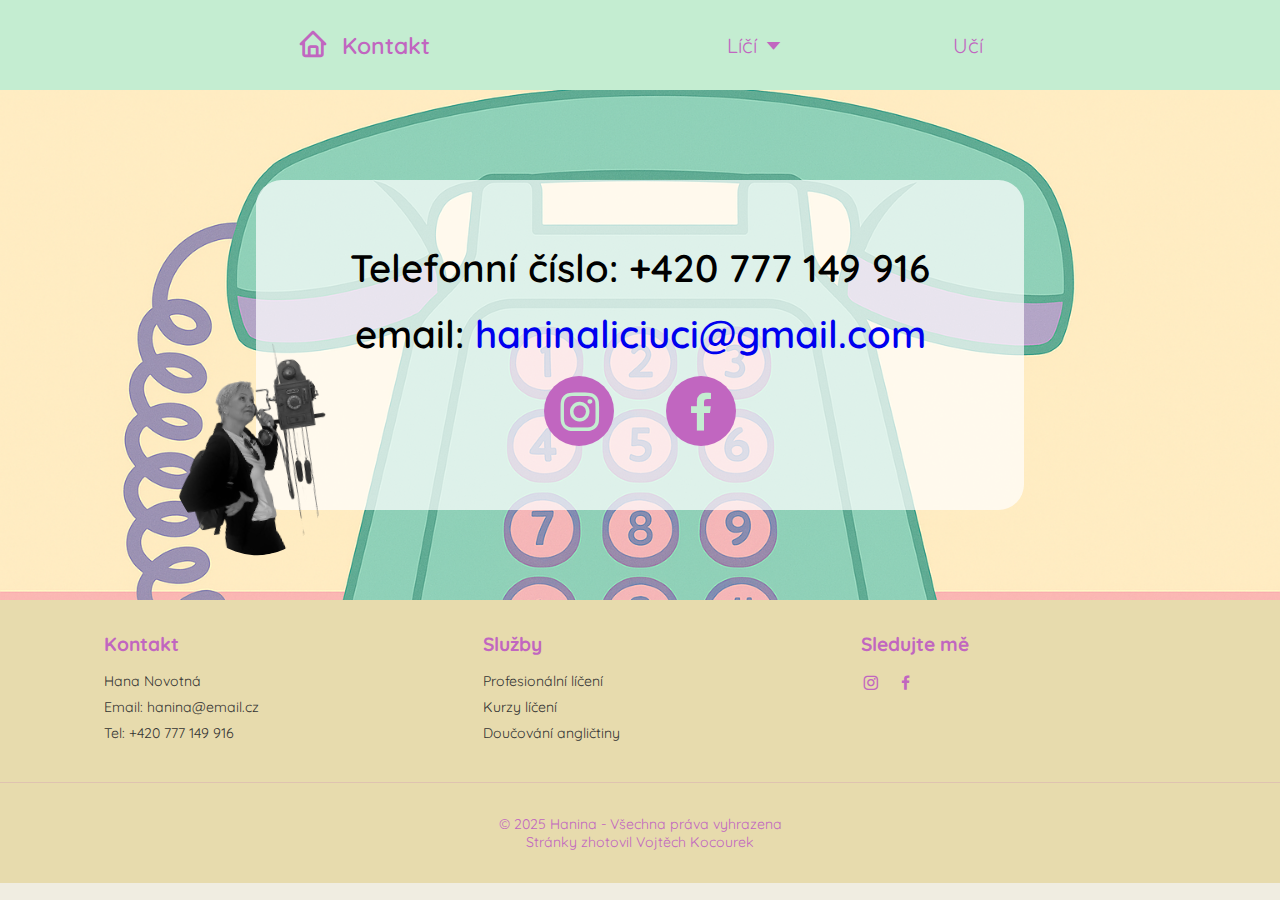
<file: kontakt.html>
<!DOCTYPE html>
<html lang="en">
<head>
    <meta charset="UTF-8">
    <meta name="viewport" content="width=device-width, initial-scale=1.0">
    <style>
        @import url('https://fonts.googleapis.com/css2?family=IBM+Plex+Sans:ital,wght@0,100..700;1,100..700&family=Inter:ital,opsz,wght@0,14..32,100..900;1,14..32,100..900&family=JetBrains+Mono:ital,wght@0,100..800;1,100..800&family=Montserrat:ital,wght@0,100..900;1,100..900&family=Quicksand:wght@300..700&display=swap');
    </style>
    <link href='https://unpkg.com/boxicons@2.1.4/css/boxicons.min.css' rel='stylesheet'>
    <title>Kontakt</title>
    <link rel="stylesheet" href="style.css">
    <link rel="stylesheet" href="kontakt.css">
</head>
<body>
    <header class="header header-green">
        <div class="home">
            <a href="index.html"><i class='bx  bx-home'  ></i></a> 
            <a href="kontakt.html"><h1>Kontakt</h1></a>
        </div>
        <nav class="nav2">
            <ul>
                <li class="dropdown">
                    <a href="#">
                        Líčí
                    </a>
                    <i class='bx  bx-caret-down'  ></i>
                    <ul class="dropdown-menu">
                        <li><a href="sluzby.html">Služby</a></li>
                        <li><a href="galerie.html">Galerie</a></li>
                        <li><a href="reference.html">Reference</a></li>
                    </ul>
                </li>
                <li>
                    <a href="uci.html">
                        Učí 
                    </a>
                </li>
            </ul>
        </nav>
    </header>

    <div class="hero-kontakt"> </div>

    <div class="udaje">
        <h2>Telefonní číslo: +420 777 149 916</h2>
        <h2>email: <a href="mailto:haninaliciuci@gmail.com">haninaliciuci@gmail.com</a></h2>
        <div class="ikonky">
            <a href="https://www.instagram.com/hana_novotna77/"><i class='bx bxl-instagram'></i></a>
            <a href="https://www.facebook.com/profile.php?id=100087995833107"><i class='bx bxl-facebook'></i></a>
        </div>
        <img src="images/hanka-kontakt.png" alt="kontakt" class="hanka-kontakt">
    </div>

    <footer>
        <div class="footer-content">
            <div class="footer-section">
                <h3>Kontakt</h3>
                <p>Hana Novotná</p>
                <p>Email: hanina@email.cz</p>
                <p>Tel: +420 777 149 916</p>
            </div>
            <div class="footer-section">
                <h3>Služby</h3>
                <p>Profesionální líčení</p>
                <p>Kurzy líčení</p>
                <p>Doučování angličtiny</p>
            </div>
            <div class="footer-section">
                <h3>Sledujte mě</h3>
                <div class="social-links">
                    <a href="https://www.instagram.com/hana_novotna77/"><i class='bx bxl-instagram'></i></a>
                    <a href="https://www.facebook.com/profile.php?id=100087995833107"><i class='bx bxl-facebook'></i></a>
                </div>
            </div>
        </div>
        <div class="footer-bottom">
            <p>© 2025 Hanina - Všechna práva vyhrazena</p>
            <p>Stránky zhotovil Vojtěch Kocourek</p>
        </div>
    </footer>

</body>
<script src="script.js"></script>
</html>
</file>
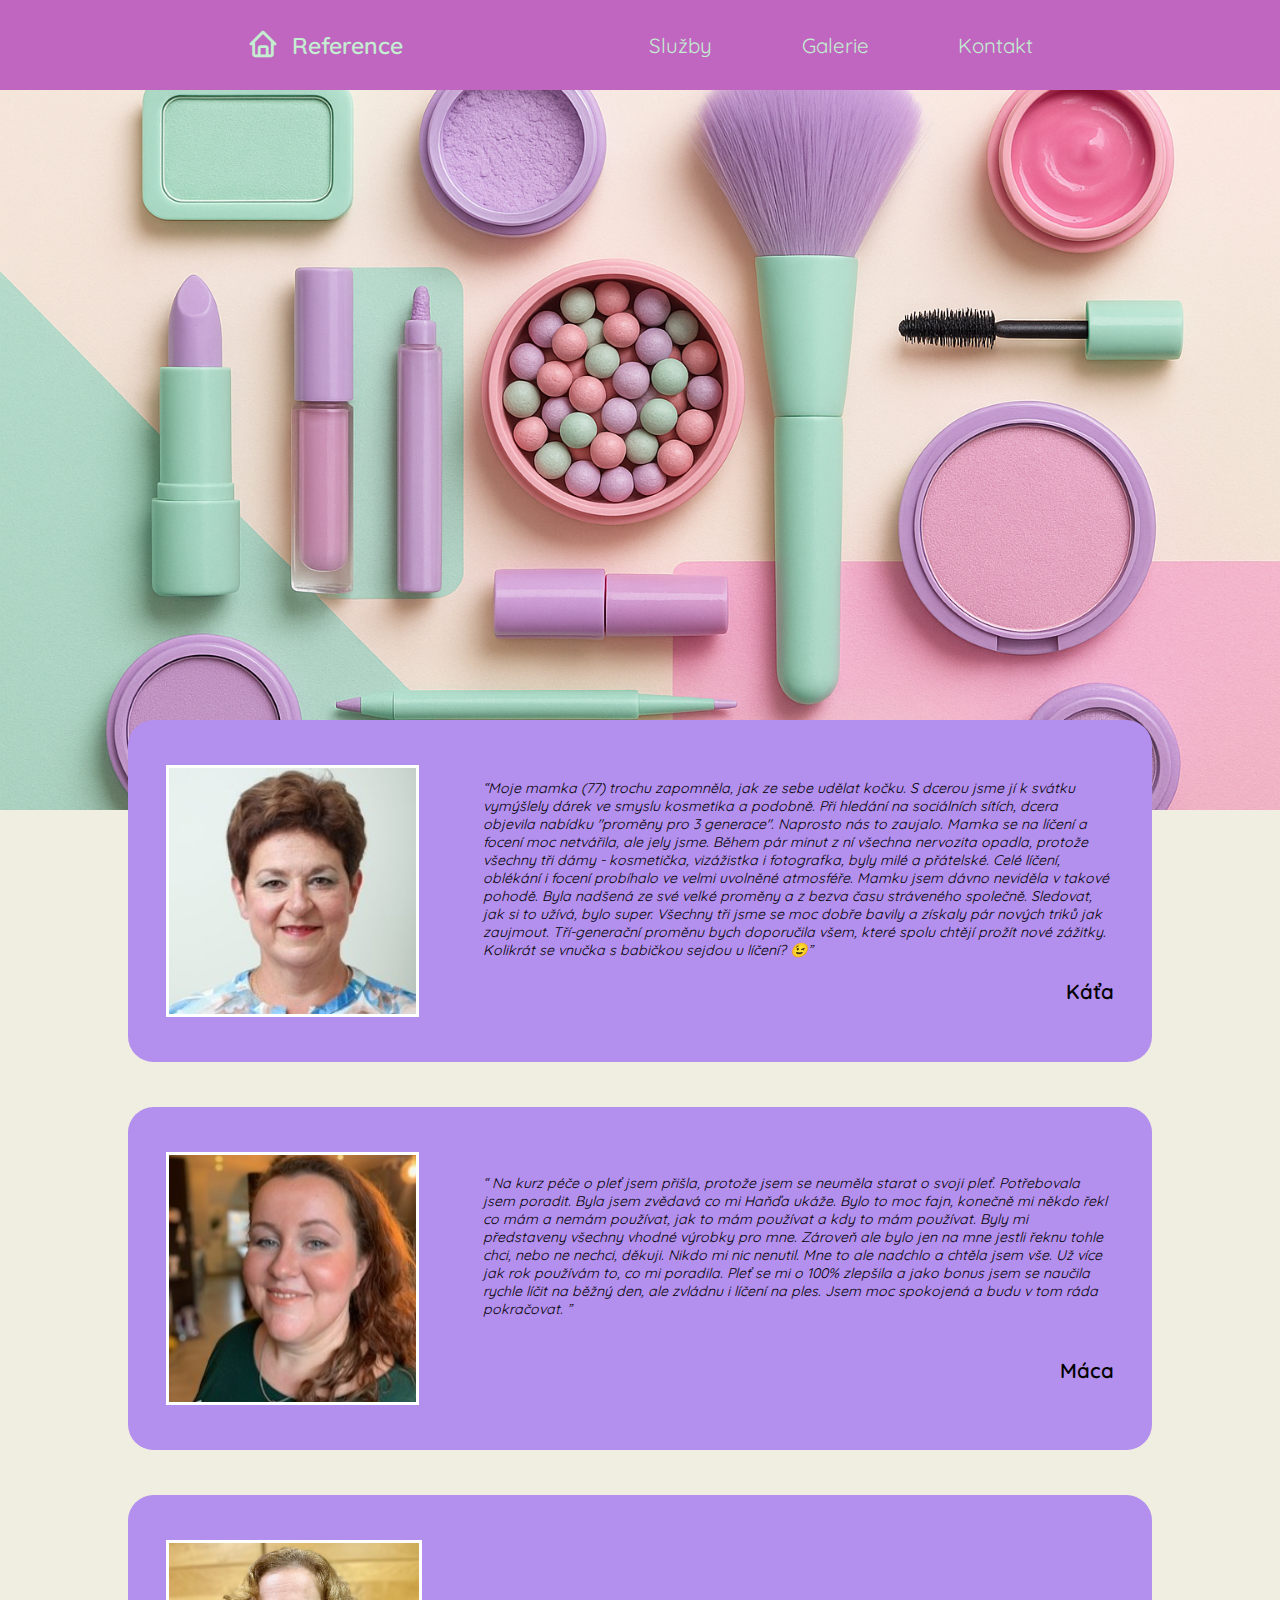
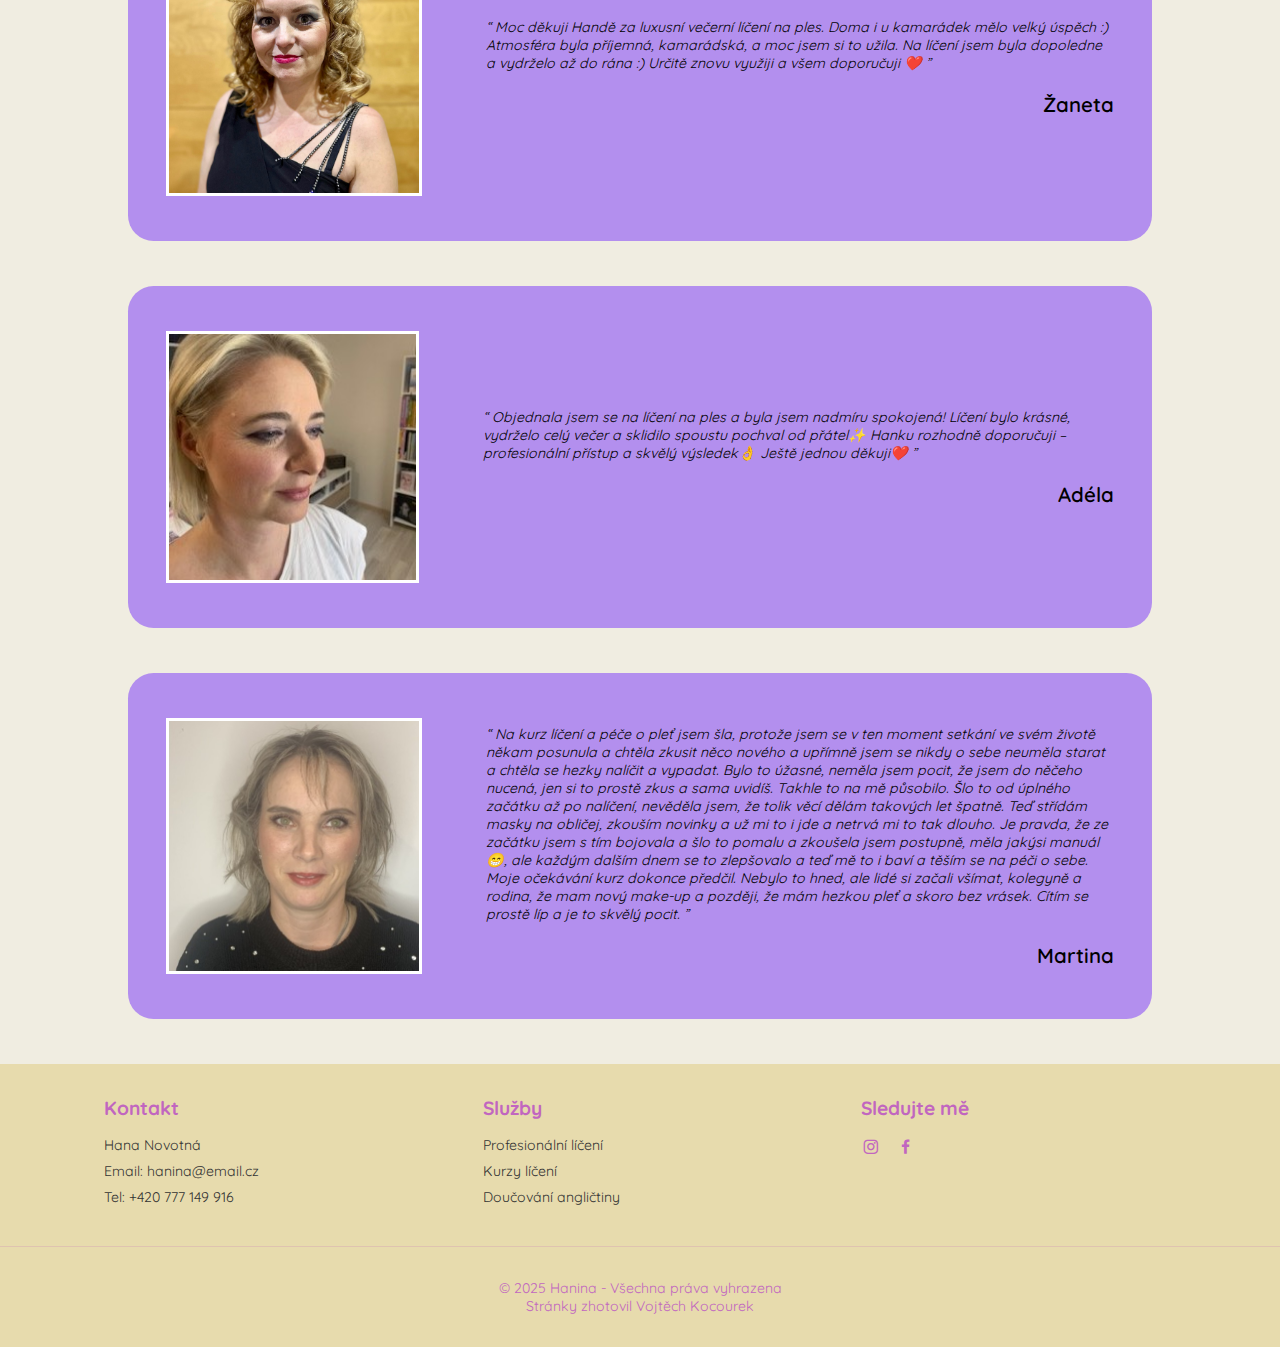
<file: reference.html>
<!DOCTYPE html>
<html lang="en">
<head>
    <meta charset="UTF-8">
    <meta name="viewport" content="width=device-width, initial-scale=1.0">
    <style>
        @import url('https://fonts.googleapis.com/css2?family=IBM+Plex+Sans:ital,wght@0,100..700;1,100..700&family=Inter:ital,opsz,wght@0,14..32,100..900;1,14..32,100..900&family=JetBrains+Mono:ital,wght@0,100..800;1,100..800&family=Montserrat:ital,wght@0,100..900;1,100..900&family=Quicksand:wght@300..700&display=swap');
    </style>
    <link href='https://unpkg.com/boxicons@2.1.4/css/boxicons.min.css' rel='stylesheet'>
    <title>Reference</title>
    <link rel="stylesheet" href="style.css">
    <link rel="stylesheet" href="reference.css">
</head>
<body>
    <header class="header header-pink">
        <div class="home">
            <a href="index.html"><i class='bx  bx-home'  ></i></a> 
            <a href="reference.html"><h1>Reference</h1></a>
        </div>
        <nav>
            <ul>
                <li><a href="sluzby.html">Služby</a></li>
                <li><a href="galerie.html">Galerie</a></li>
                <li><a href="kontakt.html">Kontakt</a></li>
            </ul>
        </nav>
    </header>
    <div class="hero-reference"> </div>
    <div class="recenze">
        <img src="images/kata.JPG" alt="fotka" class="ukazka-reference">
        <div class="recenze-text">
            <q>Moje mamka (77) trochu zapomněla, jak ze sebe udělat kočku. S dcerou jsme jí k svátku vymýšlely dárek ve smyslu kosmetika a podobně. Při hledání na  sociálních sítích, dcera objevila nabídku "proměny pro 3 generace". Naprosto nás to zaujalo. Mamka se na líčení a focení moc netvářila, ale jely jsme. Během pár minut z ní všechna nervozita opadla, protože všechny tři dámy - kosmetička, vizážistka i fotografka, byly milé a přátelské. Celé líčení, oblékání i focení probíhalo ve velmi uvolněné atmosféře. Mamku jsem dávno neviděla v takové pohodě. Byla nadšená ze své velké proměny a z bezva času stráveného společně. Sledovat, jak si to užívá, bylo super. Všechny tři jsme se moc dobře bavily a získaly pár nových triků jak zaujmout. Tří-generační proměnu bych doporučila všem, které spolu chtějí prožít nové zážitky. Kolikrát se vnučka s babičkou sejdou u líčení? 😉</q>
            <br>
            <h2>Káťa</h2>
        </div>
    </div>

    <div class="recenze">
        <img src="images/maca.jpg" alt="fotka" class="ukazka-reference">
        <div class="recenze-text">
            <q>
                Na kurz péče o pleť jsem přišla, protože jsem se neuměla starat o svoji pleť. Potřebovala jsem poradit. Byla jsem zvědavá co mi Haňďa ukáže. Bylo to moc fajn, konečně mi někdo řekl co mám a nemám používat, jak to mám používat a kdy to mám používat. Byly mi představeny všechny vhodné výrobky pro mne. Zároveň ale bylo jen na mne jestli řeknu tohle chci, nebo ne nechci, děkuji. Nikdo mi nic nenutil. Mne to ale nadchlo a chtěla jsem vše. Už více jak rok používám to, co mi poradila. Pleť se mi o 100% zlepšila a jako bonus jsem se naučila rychle líčit na běžný den, ale zvládnu i líčení na ples. Jsem moc spokojená a budu v tom ráda pokračovat.
            </q>
            <br>
            <br>
            <h2>Máca</h2>
        </div>
    </div>

    <div class="recenze">
        <img src="images/zaneta.JPG" alt="fotka" class="ukazka-reference">
        <div class="recenze-text">
            <q>
                Moc děkuji Handě za luxusní večerní líčení na ples. Doma i u  kamarádek mělo velký úspěch :) Atmosféra byla příjemná, kamarádská, a moc jsem si to užila. Na líčení jsem byla dopoledne a vydrželo až do rána :) Určitě znovu využiji a všem doporučuji ❤️
            </q>
            <br>
            <h2>Žaneta</h2>
        </div>
    </div>

    <div class="recenze">
        <img src="images/adela.jpg" alt="fotka" class="ukazka-reference">
        <div class="recenze-text">
            <q>
                Objednala jsem se na líčení na ples a byla jsem nadmíru spokojená! Líčení bylo krásné, vydrželo celý večer a sklidilo spoustu pochval od přátel✨ Hanku rozhodně doporučuji – profesionální přístup a skvělý výsledek👌 Ještě jednou děkuji❤️
            </q>
            <br>
            <h2>Adéla</h2>
        </div>
    </div>

    <div class="recenze">
        <img src="images/martina.jpg" alt="fotka" class="ukazka-reference">
        <div class="recenze-text">
            <q>
                Na kurz líčení a péče o pleť jsem šla, protože jsem se v ten moment setkání ve svém životě někam posunula a chtěla zkusit něco nového a upřímně jsem se nikdy o sebe neuměla starat a chtěla se hezky nalíčit a vypadat. Bylo to úžasné, neměla jsem pocit, že jsem do něčeho nucená, jen si to prostě zkus a sama uvidíš. Takhle to na mě působilo. Šlo to od úplného začátku až po nalíčení, nevěděla jsem, že tolik věcí dělám takových let špatně. Teď střídám masky na obličej, zkouším novinky a už mi to i jde a netrvá mi to tak dlouho. Je pravda, že ze začátku jsem s tím bojovala a šlo to pomalu a zkoušela jsem postupně, měla jakýsi manuál 😁, ale každým dalším dnem se to zlepšovalo a teď mě to i baví a těším se na péči o sebe. Moje očekávání kurz dokonce předčil. Nebylo to hned, ale lidé si začali všímat, kolegyně a rodina, že mam nový make-up a později, že mám hezkou pleť a skoro bez vrásek. Cítím se prostě líp a je to skvělý pocit.
            </q>
            <br>
            <h2>Martina</h2>
        </div>
    </div>

    <footer>
        <div class="footer-content">
            <div class="footer-section">
                <h3>Kontakt</h3>
                <p>Hana Novotná</p>
                <p>Email: hanina@email.cz</p>
                <p>Tel: +420 777 149 916</p>
            </div>
            <div class="footer-section">
                <h3>Služby</h3>
                <p>Profesionální líčení</p>
                <p>Kurzy líčení</p>
                <p>Doučování angličtiny</p>
            </div>
            <div class="footer-section">
                <h3>Sledujte mě</h3>
                <div class="social-links">
                    <a href="https://www.instagram.com/hana_novotna77/"><i class='bx bxl-instagram'></i></a>
                    <a href="https://www.facebook.com/profile.php?id=100087995833107"><i class='bx bxl-facebook'></i></a>
                </div>
            </div>
        </div>
        <div class="footer-bottom">
            <p>© 2025 Hanina - Všechna práva vyhrazena</p>
            <p>Stránky zhotovil Vojtěch Kocourek</p>
        </div>
    </footer>
</body>
<script src="script.js"></script>
</html>
</file>
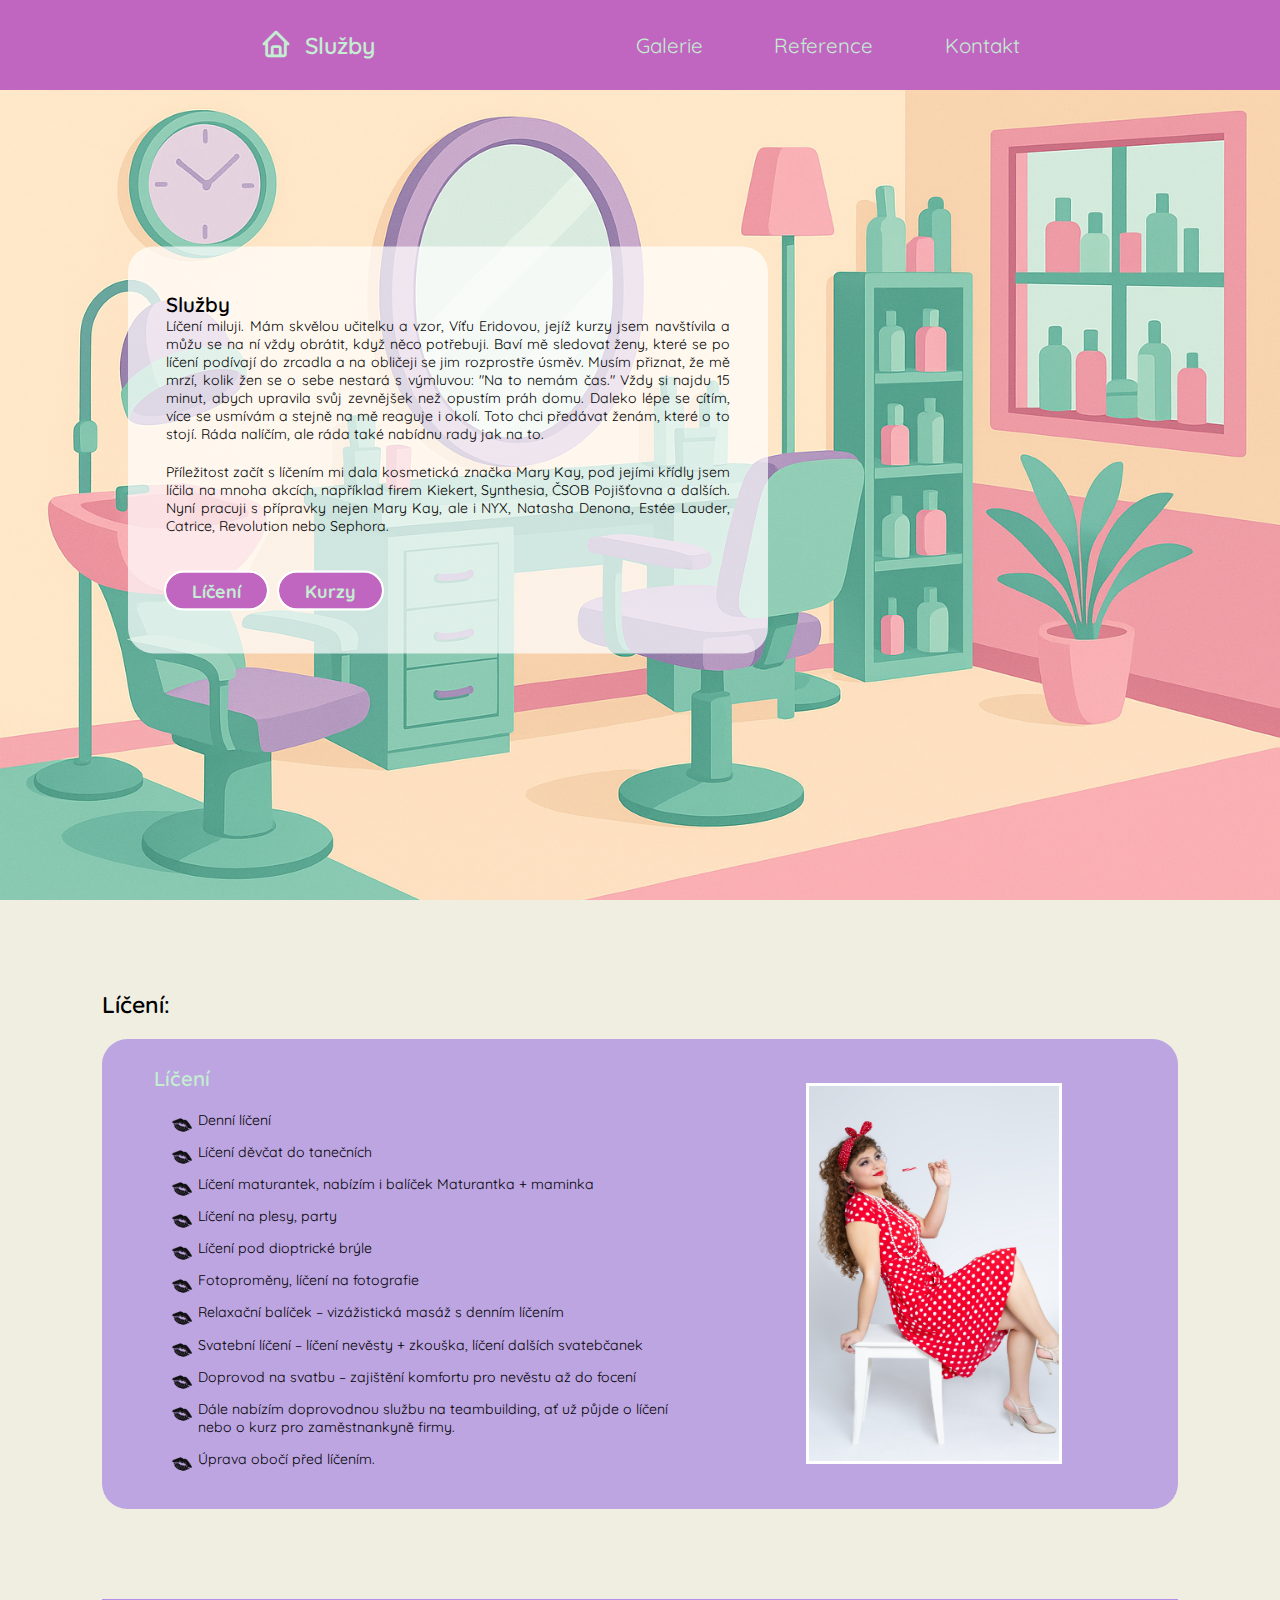
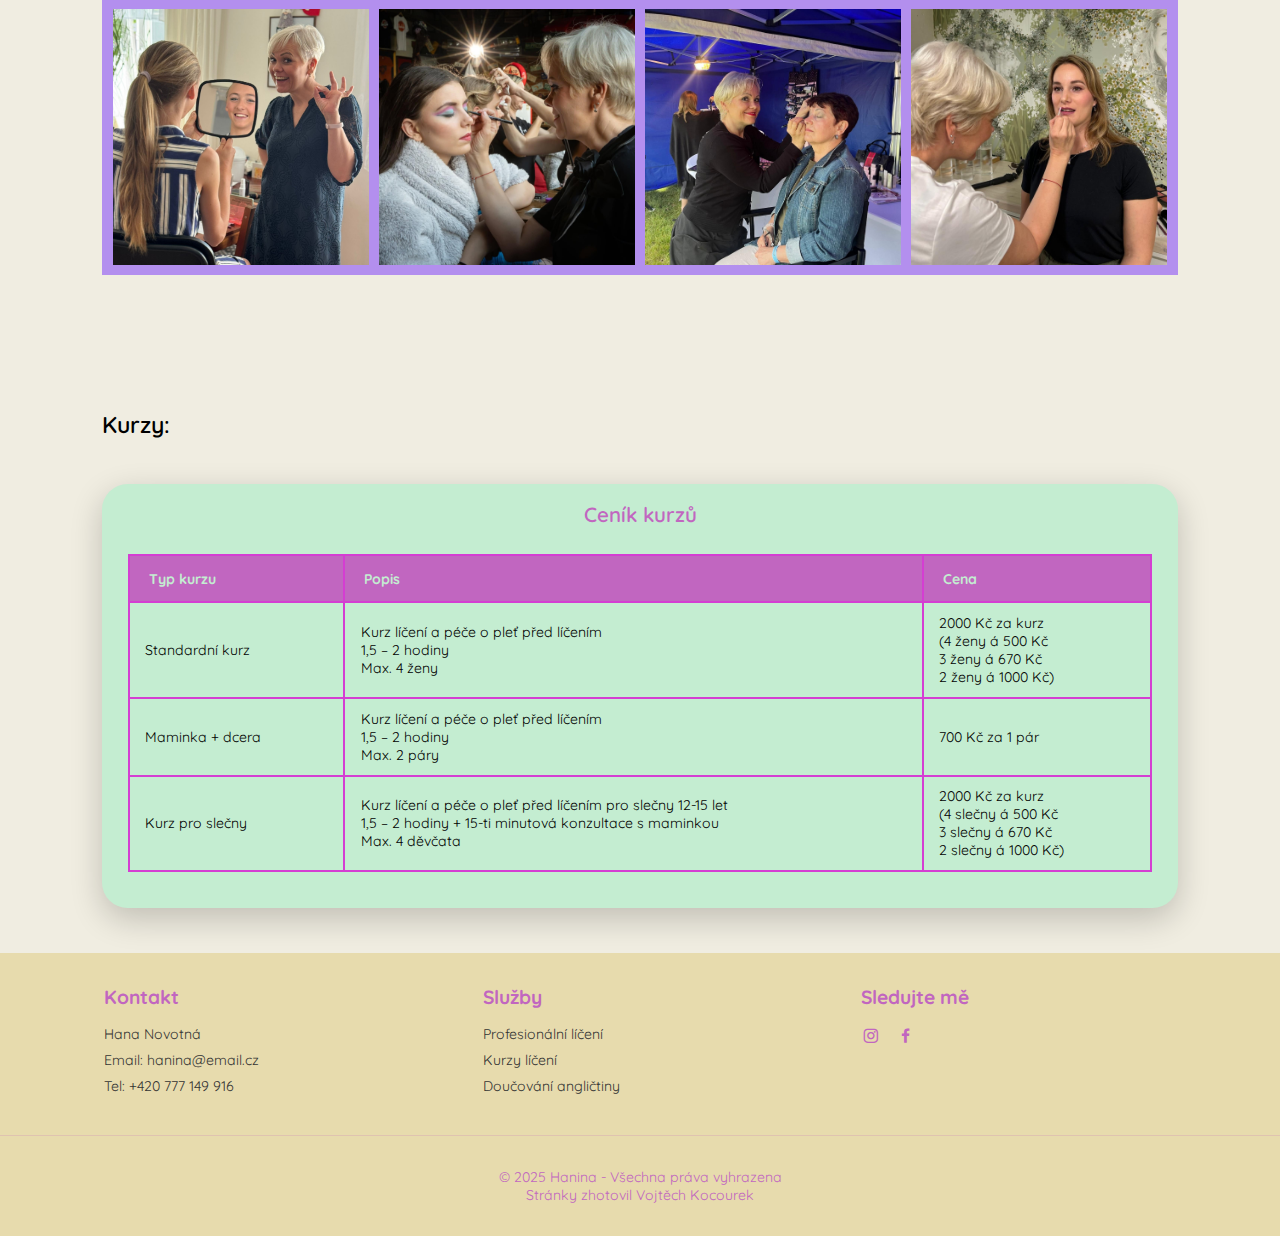
<file: sluzby.html>
<!DOCTYPE html>
<html lang="en">
<head>
    <meta charset="UTF-8">
    <meta name="viewport" content="width=device-width, initial-scale=1.0">
    <style>
        @import url('https://fonts.googleapis.com/css2?family=IBM+Plex+Sans:ital,wght@0,100..700;1,100..700&family=Inter:ital,opsz,wght@0,14..32,100..900;1,14..32,100..900&family=JetBrains+Mono:ital,wght@0,100..800;1,100..800&family=Montserrat:ital,wght@0,100..900;1,100..900&family=Quicksand:wght@300..700&display=swap');
    </style>
    <link href='https://unpkg.com/boxicons@2.1.4/css/boxicons.min.css' rel='stylesheet'>
    <title>Hanina</title>
    <link rel="stylesheet" href="style.css">
    <link rel="stylesheet" href="sluzby.css">
</head>
<body>
    <header class="header header-pink">
        <div class="home">
            <a href="index.html"><i class='bx  bx-home'  ></i></a> 
            <a href="sluzby.html"><h1>Služby</h1></a>
        </div>
        <nav>
            <ul>
                <li><a href="galerie.html">Galerie</a></li>
                <li><a href="reference.html">Reference</a></li>
                <li><a href="kontakt.html">Kontakt</a></li>
            </ul>
        </nav>
    </header>

    <div class="hero-sluzby"> </div>

    <div class="sluzby">
        <h2>Služby</h2>
        <p>
            Líčení miluji. Mám skvělou učitelku a vzor, Víťu Eridovou, jejíž kurzy jsem navštívila a
            můžu se na ní vždy obrátit, když něco potřebuji. Baví mě sledovat ženy, které se po
            líčení podívají do zrcadla a na obličeji se jim rozprostře úsměv. Musím přiznat, že mě
            mrzí, kolik žen se o sebe nestará s výmluvou: "Na to nemám čas." Vždy si najdu 15
            minut, abych upravila svůj zevnějšek než opustím práh domu. Daleko lépe se cítím,
            více se usmívám a stejně na mě reaguje i okolí. Toto chci předávat ženám, které o to
            stojí. Ráda nalíčím, ale ráda také nabídnu rady jak na to.
        </p>
        <br>
        <p>
            Příležitost začít s líčením mi dala kosmetická značka Mary Kay, pod jejími křídly jsem
            líčila na mnoha akcích, například firem Kiekert, Synthesia, ČSOB Pojišťovna a
            dalších. Nyní pracuji s přípravky nejen Mary Kay, ale i NYX, Natasha Denona, Estée
            Lauder, Catrice, Revolution nebo Sephora.
        </p>
        <br>
        <div class="buttons">
            <button onclick="document.getElementById('liceniSlideIn').scrollIntoView({behavior: 'smooth'})">Líčení</button>
            <button onclick="document.getElementById('kurzySlideIn').scrollIntoView({behavior: 'smooth'})">Kurzy</button>
        </div>
    </div>

    <!--rtěnky jako odrazky-->
    <!--rtěnky jako odrazky-->
    <!--rtěnky jako odrazky-->
    <!--rtěnky jako odrazky-->
    <!--rtěnky jako odrazky-->
    <!--rtěnky jako odrazky-->
    <!--rtěnky jako odrazky-->
    <!--rtěnky jako odrazky-->
    <h1 class="nadpis-sluzby" id="liceniSlideIn">Líčení:</h1>
    <br>
    <div class="liceni">
        <img src="images/galerie12.jpg" alt="fotka" class="liceni-fotka">
        <div class="liceni-odstavec">
            <h2 class="odstavec-nadpis">Líčení</h2>
            <br>
            <ul class="rtenka-list">
                <li>Denní líčení</li>
                <li>Líčení děvčat do tanečních</li>
                <li>Líčení maturantek, nabízím i balíček Maturantka + maminka</li>
                <li>Líčení na plesy, party</li>
                <li>Líčení pod dioptrické brýle</li>
                <li>Fotoproměny, líčení na fotografie</li>
                <li>Relaxační balíček – vizážistická masáž s denním líčením</li>
                <li>Svatební líčení – líčení nevěsty + zkouška, líčení dalších svatebčanek</li>
                <li>Doprovod na svatbu – zajištění komfortu pro nevěstu až do focení</li>
                <li>Dále nabízím doprovodnou službu na teambuilding, ať už půjde o líčení nebo o kurz
                    pro zaměstnankyně firmy.</li>
                <li>Úprava obočí před líčením.</li>
            </ul>
        </div>
    </div>

    <div class="ukazky-fialova">
        <img src="images/lici1.JPG" alt="Fotogalerie" class="ukazka">
        <img src="images/lici4.JPG" alt="Fotogalerie" class="ukazka">
        <img src="images/lici5.JPG" alt="Fotogalerie" class="ukazka">
        <img src="images/lici6.JPG" alt="Fotogalerie" class="ukazka">      
    </div>

    <h1 class="nadpis-sluzby" id="kurzySlideIn">Kurzy: </h1>
    <div class="tabulka">
        <h2>Ceník kurzů</h2>
        <div class="table-container">
            <table>
                <thead>
                    <tr>
                        <th>Typ kurzu</th>
                        <th>Popis</th>
                        <th>Cena</th>
                    </tr>
                </thead>
                <tbody>
                    <tr>
                        <td>Standardní kurz</td>
                        <td>Kurz líčení a péče o pleť před líčením<br>1,5 – 2 hodiny<br>Max. 4 ženy</td>
                        <td>2000 Kč za kurz<br>(4 ženy á 500 Kč<br>3 ženy á 670 Kč<br>2 ženy á 1000 Kč)</td>
                    </tr>
                    <tr>
                        <td>Maminka + dcera</td>
                        <td>Kurz líčení a péče o pleť před líčením<br>1,5 – 2 hodiny<br>Max. 2 páry</td>
                        <td>700 Kč za 1 pár</td>
                    </tr>
                    <tr>
                        <td>Kurz pro slečny</td>
                        <td>Kurz líčení a péče o pleť před líčením pro slečny 12-15 let<br>1,5 – 2 hodiny + 15-ti minutová konzultace s maminkou<br>Max. 4 děvčata</td>
                        <td>2000 Kč za kurz<br>(4 slečny á 500 Kč<br>3 slečny á 670 Kč<br>2 slečny á 1000 Kč)</td>
                    </tr>
                </tbody>
            </table>
        </div>
    </div>
    <footer>
        <div class="footer-content">
            <div class="footer-section">
                <h3>Kontakt</h3>
                <p>Hana Novotná</p>
                <p>Email: hanina@email.cz</p>
                <p>Tel: +420 777 149 916</p>
            </div>
            <div class="footer-section">
                <h3>Služby</h3>
                <p>Profesionální líčení</p>
                <p>Kurzy líčení</p>
                <p>Doučování angličtiny</p>
            </div>
            <div class="footer-section">
                <h3>Sledujte mě</h3>
                <div class="social-links">
                    <a href="https://www.instagram.com/hana_novotna77/"><i class='bx bxl-instagram'></i></a>
                    <a href="https://www.facebook.com/profile.php?id=100087995833107"><i class='bx bxl-facebook'></i></a>
                </div>
            </div>
        </div>
        <div class="footer-bottom">
            <p>© 2025 Hanina - Všechna práva vyhrazena</p>
            <p>Stránky zhotovil Vojtěch Kocourek</p>
        </div>
    </footer>
</body>
<script src="script.js"></script>
</html>
</file>
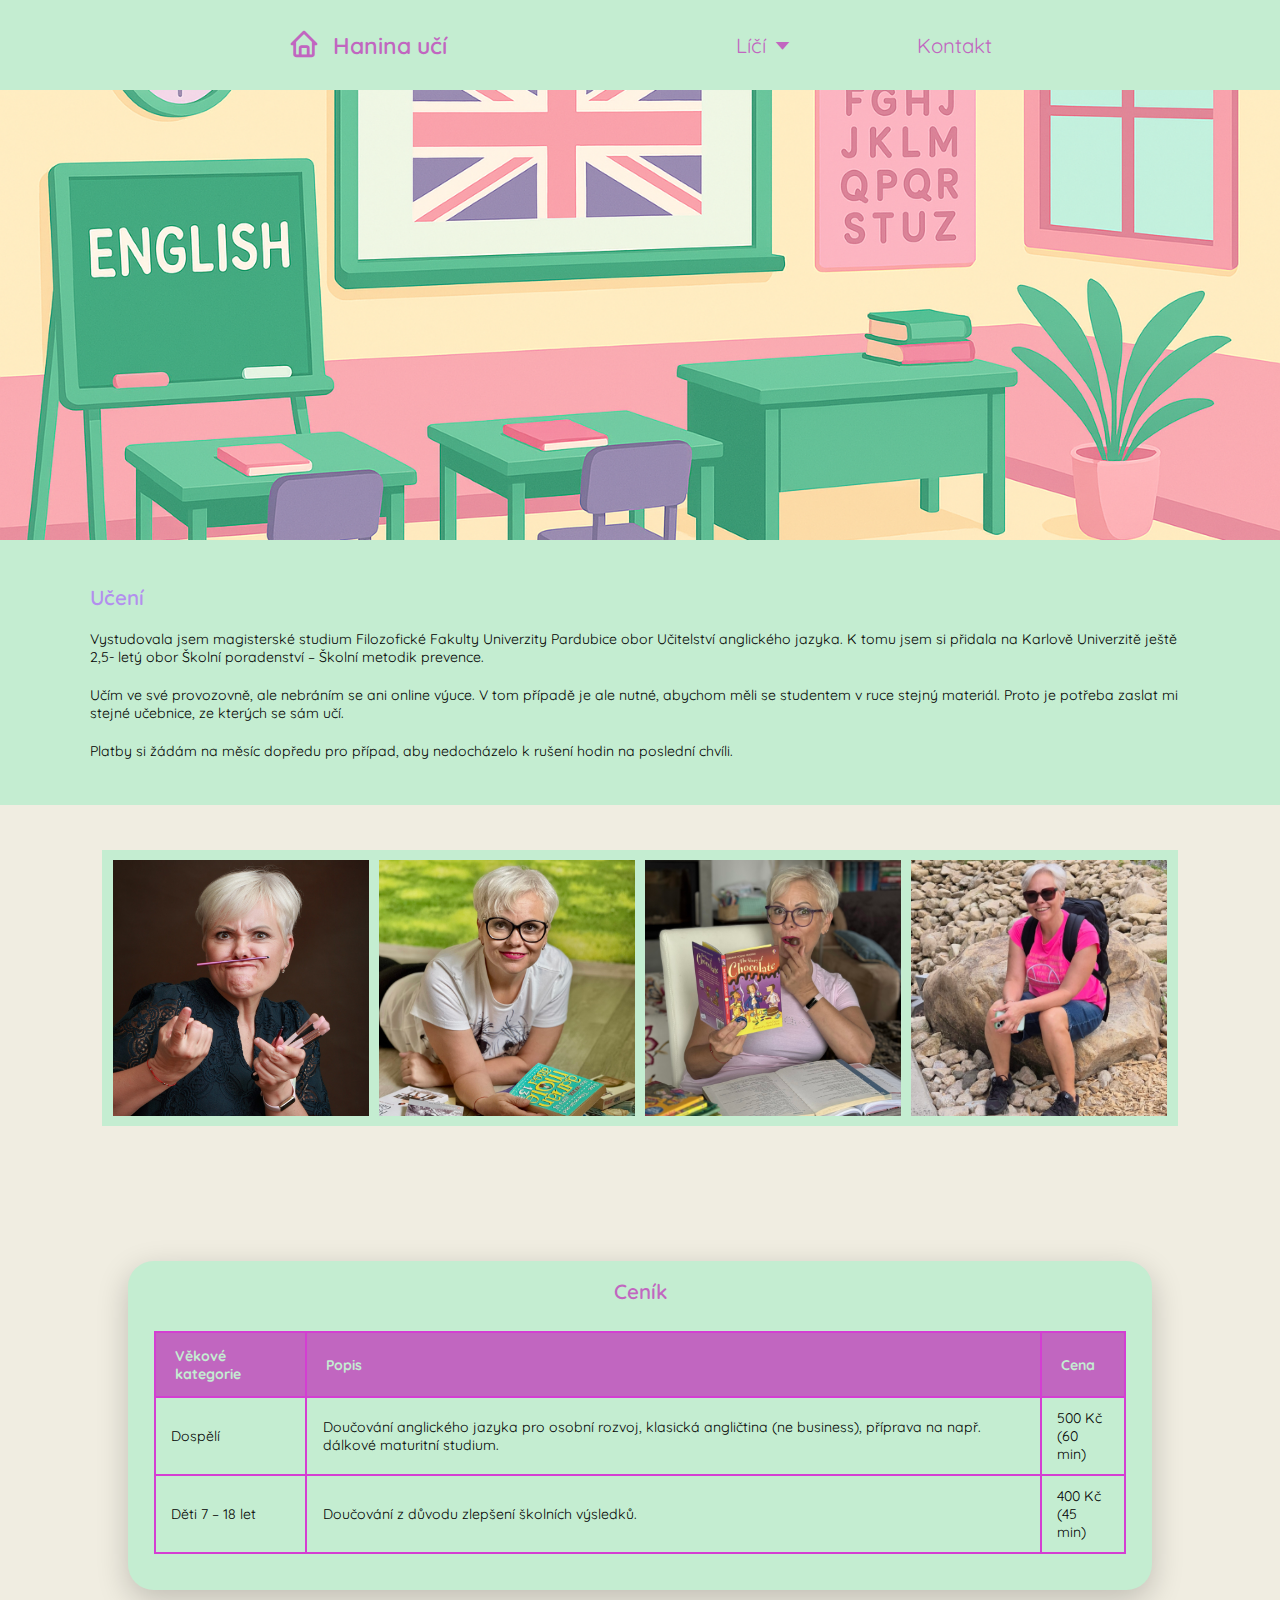
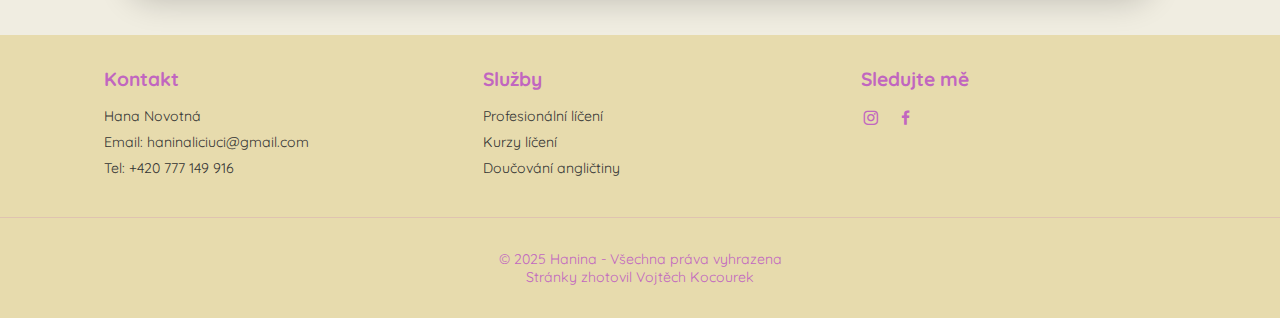
<file: uci.html>
<!DOCTYPE html>
<html lang="en">

<head>
    <meta charset="UTF-8">
    <meta name="viewport" content="width=device-width, initial-scale=1.0">
    <style>
        @import url('https://fonts.googleapis.com/css2?family=IBM+Plex+Sans:ital,wght@0,100..700;1,100..700&family=Inter:ital,opsz,wght@0,14..32,100..900;1,14..32,100..900&family=JetBrains+Mono:ital,wght@0,100..800;1,100..800&family=Montserrat:ital,wght@0,100..900;1,100..900&family=Quicksand:wght@300..700&display=swap');
    </style>
    <link href='https://unpkg.com/boxicons@2.1.4/css/boxicons.min.css' rel='stylesheet'>
    <title>Hanina učí</title>
    <link rel="stylesheet" href="style.css">
    <link rel="stylesheet" href="uci.css">
</head>

<body>
    <header class="header header-green">
        <div class="home">
            <a href="index.html"><i class='bx  bx-home'></i></a>
            <a href="uci.html">
                <h1>Hanina učí</h1>
            </a>
        </div>
        <nav class="nav2">
            <ul>
                <li class="dropdown">
                    <a href="#">
                        Líčí
                    </a>
                    <i class='bx  bx-caret-down'></i>
                    <ul class="dropdown-menu">
                        <li><a href="sluzby.html">Služby</a></li>
                        <li><a href="galerie.html">Galerie</a></li>
                        <li><a href="reference.html">Reference</a></li>
                    </ul>
                </li>
                <li><a href="kontakt.html">Kontakt</a></li>
            </ul>
        </nav>
    </header>

    <div class="hero-uci"> </div>

    <div class="uceni">
        <div class="uceni-text">
            <h2 class="uceni-nadpis">Učení</h2>
            <br>
            <p>
                Vystudovala jsem magisterské studium Filozofické Fakulty Univerzity Pardubice obor
                Učitelství anglického jazyka. K tomu jsem si přidala na Karlově Univerzitě ještě 2,5-
                letý obor Školní poradenství – Školní metodik prevence.
            </p>
            <br>
            <p>
                Učím ve své provozovně, ale nebráním se ani online výuce. V tom případě je ale
                nutné, abychom měli se studentem v ruce stejný materiál. Proto je potřeba zaslat mi
                stejné učebnice, ze kterých se sám učí.
            </p>
            <br>
            <p>
                Platby si žádám na měsíc dopředu pro případ, aby nedocházelo k rušení hodin na
                poslední chvíli.
            </p>
        </div>
    </div>

    <div class="ukazky">
        <img src="images/uceni-fotka.jpg" alt="Fotogalerie" class="ukazka">
        <img src="images/uceni-fotka2.jpeg" alt="Fotogalerie" class="ukazka">
        <img src="images/uceni-fotka3.jpeg" alt="Fotogalerie" class="ukazka">
        <img src="images/uceni-fotka4.jpeg" alt="Fotogalerie" class="ukazka">
    </div>

    <div class="tabulka">
        <h2>Ceník</h2>
        <div class="table-container">
            <table>
                <thead>
                    <tr>
                        <th>Věkové kategorie</th>
                        <th>Popis</th>
                        <th>Cena</th>
                    </tr>
                </thead>
                <tbody>
                    <tr>
                        <td>Dospělí</td>
                        <td>Doučování anglického jazyka pro osobní rozvoj, klasická angličtina (ne business),
                            příprava na např. dálkové maturitní studium.</td>
                        <td>500 Kč<br>(60 min)</td>
                    </tr>
                    <tr>
                        <td>Děti 7 – 18 let</td>
                        <td>Doučování z důvodu zlepšení školních výsledků.</td>
                        <td>400 Kč<br>(45 min)</td>
                    </tr>
                </tbody>
            </table>
        </div>
    </div>



    <footer>
        <div class="footer-content">
            <div class="footer-section">
                <h3>Kontakt</h3>
                <p>Hana Novotná</p>
                <p>Email: haninaliciuci@gmail.com</p>
                <p>Tel: +420 777 149 916</p>
            </div>
            <div class="footer-section">
                <h3>Služby</h3>
                <p>Profesionální líčení</p>
                <p>Kurzy líčení</p>
                <p>Doučování angličtiny</p>
            </div>
            <div class="footer-section">
                <h3>Sledujte mě</h3>
                <div class="social-links">
                    <a href="https://www.instagram.com/hana_novotna77/"><i class='bx bxl-instagram'></i></a>
                    <a href="https://www.facebook.com/profile.php?id=100087995833107"><i
                            class='bx bxl-facebook'></i></a>
                </div>
            </div>
        </div>
        <div class="footer-bottom">
            <p>© 2025 Hanina - Všechna práva vyhrazena</p>
            <p>Stránky zhotovil Vojtěch Kocourek</p>
        </div>
    </footer>
</body>
<script src="script.js"></script>

</html>
</file>
<file: kontakt.css>
/* =============================================================
   CSS z: kontakt.css
   ============================================================= */
.hero-kontakt{
    background-image: url("images/kontakt.png");
    width: 100%;
    height: 80vh;
    background-size: cover;
    background-position: center;
    background-repeat: no-repeat;
    margin-bottom: -70vh;
}

.udaje{
    margin-bottom: 10vh;
    margin-left: 20vw;
    width: 60%;
    display: flex;
    justify-content: center;
    align-items: center;
    flex-direction: column;
    gap: 2vh;
    background-color: rgb(255, 255, 255, 0.7);
    padding-top: 5vw;
    padding-bottom: 5vw;
    border-radius: 2vw;
    position: relative;
}

.hanka-kontakt{
    width: 13vw;
    position: absolute;
    bottom: -5vh;
    left: -7vw;
    transform: rotate(-10deg);
    border-radius: 50%;
}

.udaje h2{
    font-size: 3vw;
}

.ikonky{
    width: 25%;
    display: flex;
    justify-content: space-between;
}

.ikonky i{
    font-size: 4vw;
    color: #c4edd1;
    background-color: #C166C0;
    border-radius: 50%;
    width: 5.5vw;
    aspect-ratio: 1/1;
    display: flex;
    justify-content: center;
    align-items: center;
}

h1 {
    font-size: 1.8vw;
}
h2 {
    font-size: 1.6vw;
}
p {
    font-size: 1.1vw;
}
q {
    font-size: 1.1vw;
}

@media (max-width: 820px) and (min-width: 431px) {
    .hero-kontakt {
        height: 70vh;
        margin-bottom: -50vh;
    }

    .udaje{
        width: 75vw;
        margin: auto;
        margin-bottom: 20vh;
    }

    .udaje h2{
        font-size: 3.5vw;
    }

    .ikonky i{
        font-size: 5vw;
        width: 7vw;
    }

    .hanka-kontakt{
        width: 17vw;
    }
}

@media(max-width: 430px){
    .udaje{
        width: 90vw;
        margin: auto;
        margin-bottom: 20vh;
    }

    .udaje h2{
        font-size: 5.5vw;
    }

    .ikonky i{
        font-size: 8vw;
        width: 10vw;
    }

    .hanka-kontakt{
        width: 23vw;
    }
}
</file>
<file: reference.css>
/* =============================================================
   CSS z: reference.css
   ============================================================= */
.hero-reference{
    background-image: url("images/index.png");
    width: 100%;
    height: 80vh;
    background-size: cover;
    background-position: center;
    background-repeat: no-repeat;
    margin-bottom: -10vh;
}

.recenze{
    width: 80vw;
    height: fit-content;
    background-color: #B38FEE;
    display: flex;
    justify-content: center;
    align-items: center;
    gap: 5vw;
    margin: auto;
    padding-top: 5vh;
    padding-bottom: 5vh;
    padding-left: 3vw;
    padding-right: 3vw;
    border-radius: 2vw;
    margin-bottom: 5vh;
}

.recenze-text{
    display: flex;
    flex-direction: column;
    justify-content: space-between;
    align-items: flex-end;
    height: fit-content;
    width: 50vw;
}

.ukazka-reference{
    width: 20vw;
    aspect-ratio: 1/1;
    border-color: white;
    border-style: solid;
}

h1 {
    font-size: 1.8vw;
}
h2 {
    font-size: 1.6vw;
}
p {
    font-size: 1.1vw;
}
q {
    font-size: 1.1vw;
}

/* Responsive Styles */
@media (max-width: 820px) and (min-width: 431px) {
    h1{
        font-size: 3.5vw;
    }

    h2{
        font-size: 3vw;
    }

    q{
        font-size: 2vw;
    }

    .recenze{
        width: 90vw;
        flex-direction: column;
        gap: 3vh;
        padding: 3vh 4vw;
        border-radius: 3vw;
    }

    .recenze-text{
        width: 90%;
        align-items: center;
        text-align: center;
    }

    .ukazka-reference{
        width: 40vw;
    }
}

@media (max-width: 430px) {
    h1{
        font-size: 6.5vw;
    }

    h2{
        font-size: 5.5vw;
    }

    q{
        font-size: 4.5vw;
    }

    .header-pink h1{
        display: none;
    }

    .header-pink nav{
        width: 80%;
    }

    .header-pink.shrink nav{
        width: 85%;
    }

    .recenze{
        width: 95vw;
        flex-direction: column;
        gap: 3vh;
        padding: 3vh 4vw;
        border-radius: 4vw;
    }

    .recenze-text{
        width: 95%;
        align-items: center;
        text-align: center;
    }

    .ukazka-reference{
        width: 60vw;
    }
}
</file>
<file: sluzby.css>
/* =============================================================
   CSS z: sluzby.css
   ============================================================= */

.hero-sluzby{
    background-image: url("images/hero-sluzby.png");
    background-size: cover;
    background-position: center;
    background-repeat: no-repeat;
    width: 100%;
    height: 90vh;
    position: relative;
    margin-bottom: 10vh;
}

.sluzby{
    margin-left: 10vw;
    width: 50%;
    position: absolute;
    top: 50%;
    transform: translateY(-50%);
    z-index: 2;
    background-color: rgb(255, 255, 255, 0.7);
    padding-top: 5vh;
    padding-bottom: 5vh;
    padding-left: 3vw;
    padding-right: 3vw;
    border-radius: 2vw;
    text-align: justify;
}

.buttons{
    width: fit-content;
    display: flex;
    align-items: center;
    justify-content: center;
    gap: 1vw;
    margin-top: 2vh;
}

.buttons button {
    font-size: 1.4vw;
    padding: 1.4vw 2vw;
    border-radius: 30px;
    background-color: #C166C0;
    color: #c4edd1;
    border: none;
    cursor: pointer;
    transition: all 0.3s ease;
    white-space: nowrap;
}

.buttons button:hover {
    transform: scale(1.05);
    background-color: #a54fa4;
}

.nadpis-sluzby{
    margin-left: 8vw;
}

.liceni{
    display: flex;
    flex-direction: row-reverse;
    justify-content: flex-end;
    align-items: center;
    background-color: #bca5e0;
    border-radius: 2vw;
    gap: 5vw;
    width: 84vw;
    margin: auto;
    margin-bottom: 10vh;
}

.liceni-odstavec{
    width: 50vw;
    padding-left: 4vw;
    padding-right: 4vw;
    padding-bottom: 3vh;
    padding-top: 3vh;
}

.rtenka-list {
    list-style: none;
    padding-left: 2.5em;
    margin-left: 2vw;
  }
  
.rtenka-list li {
    position: relative;
    margin-bottom: 1em;
    font-size: 1.1vw;
}
  
.rtenka-list li::before {
    content: "";
    position: absolute;
    left: -2em;
    top: 0.15em;
    width: 24px;
    height: 24px;
    background-image: url("images/lipstick.png"); /* nahraď skutečnou cestou k obrázku */
    background-size: contain;
    background-repeat: no-repeat;
}

.liceni-fotka{
    width: 20vw;
    border-color: white;
    border-style: solid;
}

h1 {
    font-size: 1.8vw;
}
h2 {
    font-size: 1.6vw;
}
p {
    font-size: 1.1vw;
}
q {
    font-size: 1.1vw;
}

.liceni ul{
    padding-left: 1.5vw;
}

ul li{
    font-size: 1.1vw;
}

.tabulka {
    width: 84vw;
    margin: 5vh auto;
    background-color: #c4edd1;
    border-radius: 2vw;
    padding: 2vh 2vw;
    box-shadow: 0 0.8vw 2.5vw rgba(0, 0, 0, 0.2);
}

.tabulka h2 {
    color: #C166C0;
    text-align: center;
    margin-bottom: 3vh;
    font-size: 1.6vw;
}

.tabulka table {
    width: 100%;
    border-collapse: collapse;
    margin: 2vh 0;
    border: 0.2vw solid #D43ED2;
}

.tabulka th {
    background-color: #C166C0;
    color: #c4edd1;
    padding: 1.5vh 1.5vw;
    text-align: left;
    font-size: 1.1vw;
    border: 0.2vw solid #D43ED2;
}

.tabulka td {
    padding: 1.2vh 1.2vw;
    font-size: 1.1vw;
    border: 0.2vw solid #D43ED2;
}

.tabulka tr:hover {
    background-color: rgba(196, 237, 209, 0.5);
}

@media (max-width: 820px) and (min-width: 431px) {
    .hero-sluzby {
        height: 70vh;
        margin-bottom: 5vh;
    }
    
    .sluzby {
        width: 70%;
        margin-left: 5vw;
        padding: 3vh 2vw;
    }

    .header-pink h1 {
        font-size: 3.5vw;
    }

    .header-pink ul li {
        font-size: 3vw;
    }

    .header-pink.shrink h1 {
        font-size: 3vw;
    }

    .header-pink.shrink ul li {
        font-size: 2.8vw;
    }

    .sluzby{
        border-radius: 30px;
        width: 90vw;
    }

    .liceni{
        width: 90vw;
        padding-right: 3vw;
    }

    .buttons button{
        font-size: 2vw;
    }

    .sluzby h2{
        font-size: 3vw;
    }

    .sluzby p{
        font-size: 2vw;
    }
    
    .nadpis-sluzby{
        font-size: 4vw;
    }

    .liceni-odstavec h2 {
        font-size: 3vw;
    }

    .liceni-fotka{
        width: 38vw;
    }

    .rtenka-list{
        margin-left: 5vw;
    }

    .rtenka-list li {
        font-size: 2vw;
        margin-bottom: 1.5vh;
    }
    
    .rtenka-list li::before {
        width: 20px;
        height: 20px;
        left: -2em;
        top: 0.2em;
    }
    
    .liceni-odstavec ul li {
        font-size: 2vw;
    }

    .tabulka {
        width: 90vw;
        padding: 2vh 2vw;
    }

    .tabulka h2 {
        font-size: 3vw;
        margin-bottom: 2vh;
    }

    .tabulka th {
        font-size: 2vw;
        padding: 1vh 1vw;
    }

    .tabulka td {
        font-size: 2vw;
        padding: 1vh 1vw;
    }
}

@media (max-width: 430px) {
    .hero-sluzby {
        height: 60vh;
        margin-bottom: -15vh;
        position: static;
    }
    
    .sluzby {
        width: 90vw;
        margin: 0 auto;
        position: static;
        top: auto;
        left: auto;
        transform: none;
        padding: 3vh 4vw;
        border-radius: 5vw;
        z-index: auto;
        text-align: center;
    }

    .sluzby h2 {
        font-size: 5.5vw;
        text-align: center;
        margin-bottom: 2vh;
    }

    .sluzby p {
        font-size: 4.5vw;
    }

    .liceni {
        flex-direction: column-reverse;
        width: 90vw;
        gap: 4vw;
        padding: 3vh 0;
        margin: 0 auto 5vh auto;
        border-radius: 5vw;
    }

    .liceni-odstavec {
        width: 90vw;
        padding: 0 3vw;
    }

    .liceni-fotka {
        width: 70vw;
        margin: 0 auto;
    }

    .liceni-odstavec h2 {
        font-size: 5.5vw;
        text-align: center;
        margin-bottom: 2vh;
    }

    .rtenka-list {
        margin-left: 10vw;
    }
    
    .rtenka-list li {
        font-size: 4.5vw;
        margin-bottom: 2vh;
    }
    
    .rtenka-list li::before {
        width: 18px;
        height: 18px;
        left: -2.2em;
        top: 0.2em;
    }

    .liceni-odstavec ul {
        padding-left: 6vw;
    }

    .liceni-odstavec ul li {
        font-size: 4.5vw;
        margin-bottom: 1vh;
    }

    .tabulka {
        width: 95vw;
        padding: 1vh 2vw;
        border-radius: 4vw;
        margin: 2vh auto;
        background-color: #c4edd1;
        box-shadow: 0 0.8vw 2.5vw rgba(0, 0, 0, 0.2);
    }

    .tabulka h2 {
        font-size: 5vw;
        margin-bottom: 1.5vh;
        text-align: center;
        color: #C166C0;
    }

    .table-container {
        overflow-x: auto;
        width: 100%;
    }

    .table-container table {
        min-width: 600px;
        width: auto;
        border-collapse: collapse;
    }

    .table-container th,
    .table-container td {
        font-size: 3.5vw;
        padding: 1.5vh 2vw;
        white-space: nowrap;
        border: 0.3vw solid #D43ED2;
    }

    .table-container td:nth-child(3),
    .table-container th:nth-child(3) {
        min-width: 100px;
        width: 25%;
        text-align: center;
        white-space: normal;
    }

    .table-container tr:hover {
        background-color: rgba(196, 237, 209, 0.4);
    }

    .buttons {
        gap: 2vw;
        margin-top: 3vh;
    }

    .buttons button {
        font-size: 4.5vw;
        padding: 1.5vh 3vw;
        width: 80%;
        margin: auto;
    }

    .nadpis-sluzby {
        font-size: 6.5vw;
        margin: 10vh auto 2vh 5vw;
        width: fit-content;
    }

    .header-pink h1{
        display: none;
    }

    .header-pink nav{
        width: 80%;
    }

    .header-pink.shrink nav{
        width: 85%;
    }
}
</file>
<file: style.css>
/* =============================================================
   CSS z: style.css
   ============================================================= */
/* =========================
   RESET & BASE STYLES
   ========================= */
* {
    margin: 0;
    padding: 0;
    box-sizing: border-box;
}

body {
    background-color: #f0ede1;
    font-family: "Quicksand", sans-serif;
    padding-top: 10vh;
    overflow-x: hidden;
    width: 100%;
}

a {
    text-decoration: none;
}

/* =========================
   TYPOGRAPHY
   ========================= */
/* Base Typography */
p {
    font-size: 1.1vw;
}

q {
    font-size: 1.1vw;
    font-style: italic;
}

h1 {
    font-size: 1.8vw;
    font-weight: 600;
}

h2 {
    font-size: 1.6vw;
    font-weight: 600;
}

/* Navigation Typography */

.home {
    display: flex;
    justify-content: center;
    align-items: center;
    gap: 1vw;
}

.nav2 {
    width: 20%;
}

.header.shrink .nav2 {
    width: 30%;
}

nav ul li {
    list-style: none;
    font-size: 1.6vw;
}

.header-green .bx-caret-down {
    color: #C166C0;
    font-size: 1.8vw;
    cursor: pointer;
}

.header-pink .bx-caret-down {
    color: #c4edd1;
    font-size: 1.8vw;
    cursor: pointer;
}

/* Footer Typography */
.footer-section h3 {
    color: #C166C0;
    font-size: 1.5vw;
    margin-bottom: 1rem;
}

.footer-section p {
    font-size: 1.1vw;
    margin-bottom: 0.5rem;
    color: #333;
}

.footer-section a {
    color: #C166C0;
    font-size: 1.6vw;
    display: block;
    margin-bottom: 0.5rem;
    transition: color 0.3s ease;
}

.social-links a {
    font-size: 1.5vw;
}

.footer-bottom p {
    font-size: 1.1vw;
    color: #C166C0;
}

/* Button Typography */
button {
    font-family: "Quicksand", sans-serif;
    font-size: 1.4vw;
    font-weight: bold;
    text-align: center;
    background-color: #C166C0;
    height: 4vh;
    color: #c4edd1;
    padding: 0.5vw 1vw;
    border: none;
    border-radius: 2vh;
    display: inline-block;
    cursor: pointer;
    display: flex;
    align-items: center;
    justify-content: center;
    outline: 0.2vw solid white;
    transition: all 0.3s ease;
}

/* =========================
   HEADER STYLES
   ========================= */
.header {
    position: relative;
    display: flex;
    justify-content: space-evenly;
    align-items: center;
    width: 100vw;
    height: 10vh;
    position: fixed;
    top: 0;
    left: 0;
    z-index: 1000;
    transition: background 0.3s, box-shadow 0.3s, border-radius 0.3s, width 0.3s, transform 0.3s;
}

.header.shrink {
    border-radius: 50px;
    padding: 10px 30px;
    margin: 0 auto;
    max-width: 800px;
    height: auto;
    width: 70%;
    left: 0;
    right: 0;
    top: 2vh;
    box-shadow: 0 4px 15px rgba(0, 0, 0, 0.2);
    transition: all 0.3s ease;
    display: flex;
    justify-content: space-around;
}

/* Header Color Variations */
.header-pink {
    background-color: #C166C0;
}

.header-pink.shrink {
    background-color: rgba(193, 102, 192, 0.95);
}

.header-green {
    background-color: #c4edd1;
}

.header-green.shrink {
    background-color: rgba(196, 237, 209, 0.95);
}

/* Header Text Colors */
.header-pink a,
.header-pink h1,
.header-pink h2 {
    color: #c4edd1;
}

.header-green a,
.header-green h1,
.header-green h2 {
    color: #C166C0;
}

/* Header Icons */
.header-pink .bx-home {
    color: #c4edd1;
}

.header-green .bx-home {
    color: #C166C0;
}

.header-pink .bx-caret-down {
    color: #c4edd1;
}

.header-green .bx-caret-down {
    color: #C166C0;
}

.o-mne-text h2 {
    color: #C166C0;
}

.odstavec-nadpis {
    color: #c4edd1;
}

/* =========================
   NAVIGATION STYLES
   ========================= */
nav {
    width: 30%;
}

.header.shrink nav {
    width: 50%;
}

nav ul {
    display: flex;
    justify-content: space-between;
    align-items: center;
}

.bx-caret-down {
    color: #C166C0;
    font-size: 2rem;
    cursor: pointer;
}

.bx-home {
    font-size: 2rem;
    color: #c4edd1;
    cursor: pointer;
}

/* =========================
   HERO SECTION
   ========================= */
.hero {
    background-image: url("images/index.png");
    background-size: cover;
    background-position: center;
    background-repeat: no-repeat;
    width: 100%;
    height: 80vh;
    margin-bottom: -30vh;
    left: 0;
    right: 0;
}

button:hover {
    transform: scale(1.05);
    background-color: #a54fa4;
}

/* =========================
   LOGO SECTION
   ========================= */
.logo {
    width: 30vw;
}

/* =========================
   ABOUT SECTION
   ========================= */
.o-mne {
    padding: 0;
    display: flex;
    align-items: center;
    justify-content: space-between;
    width: 95%;
    margin-left: auto;
}

.o-mne-text {
    width: 60vw;
    background-color: #c4edd1;
    height: fit-content;
    padding: 3.5vh 5vw;
    display: flex;
    flex-direction: column;
    justify-content: center;
    margin-bottom: 5vw;
    border-radius: 2vw 0 0 2vw;
    text-align: justify;
}

/* =========================
   GALLERY SECTION
   ========================= */
.ukazky {
    background-color: #c4edd1;
    width: fit-content;
    padding: 0.8vw;
    display: grid;
    grid-template-columns: repeat(4, 1fr);
    gap: 0.8vw;
    margin: auto;
    margin-bottom: 15vh;
}

.ukazky-fialova {
    background-color: #B38FEE;
    width: fit-content;
    padding: 0.8vw;
    display: flex;
    align-items: center;
    justify-content: center;
    gap: 0.8vw;
    margin: auto;
    margin-bottom: 15vh;
}

.ukazka {
    width: 20vw;
    aspect-ratio: 1/1;
}

.ukazka-galerie {
    width: 20vw;
    aspect-ratio: 2/3;
}

.ukazka-reference {
    width: 20vw;
    aspect-ratio: 1/1;
    border-color: white;
    border-style: solid;
}

/* =========================
   FOOTER
   ========================= */
footer {
    background-color: #E7DBAD;
    min-height: 20vh;
    width: 100%;
    display: flex;
    flex-direction: column;
    justify-content: center;
    align-items: center;
    padding: 2rem 0;
}

.footer-content {
    display: flex;
    justify-content: space-around;
    align-items: flex-start;
    width: 100%;
    max-width: 1200px;
    margin: 0 auto;
    padding: 0 2rem;
}

.footer-section {
    flex: 1;
    padding: 0 2rem;
}

.social-links {
    display: flex;
    gap: 1rem;
    margin-top: 1rem;
}

.footer-bottom {
    width: 100%;
    text-align: center;
    padding-top: 2rem;
    margin-top: 2rem;
    border-top: 1px solid rgba(193, 102, 192, 0.2);
}

/* =========================
   RESPONSIVE STYLES
   ========================= */
@media (max-width: 820px) and (min-width: 431px) {
    h1 {
        font-size: 3.5vw;
    }

    h2 {
        font-size: 3vw;
    }

    nav ul li {
        font-size: 3vw;
    }

    .header-pink nav {
        width: 40vw;
    }

    .footer-section h3 {
        font-size: 2.5vw;
    }

    .footer-section p {
        font-size: 2vw;
    }

    .footer-section a {
        font-size: 2vw;
    }

    p {
        font-size: 2vw;
    }

    .header-green.shrink h1 {
        font-size: 3vw;
    }

    .header-green.shrink ul li {
        font-size: 2.8vw;
    }

    .header-green .bx-caret-down {
        font-size: 3vw;
    }

    .header-pink .bx-caret-down {
        font-size: 3vw;
    }

    .footer-bottom p {
        font-size: 2vw;
    }

    .header.shrink {
        width: 90%;
        padding: 8px 15px;
        border-radius: 30px;
        top: 1vh;
    }

    .header.shrink nav {
        width: 60%;
    }

    .header.shrink .logo {
        width: 35vw;
    }

    .o-mne {
        width: 100%;
        flex-direction: column;
    }

    .logo {
        width: 50vw;
        z-index: 1;
    }

    .o-mne-text {
        border-radius: 4vw;
        width: 78.39vw;
        padding-top: 15vh;
        margin-top: -25vw;
    }

    .ukazky {
        display: grid;
        grid-template-columns: repeat(2, 1fr);
    }

    .ukazky-fialova {
        display: grid;
        grid-template-columns: repeat(2, 1fr);
    }

    .ukazka {
        width: 38vw;
    }

    .ukazka-galerie {
        width: 38vw;
    }

    .header-pink h1,
    .header-green h1 {
        font-size: 3.5vw;
    }

    .header-pink ul li,
    .header-green ul li {
        font-size: 3vw;
    }

    .header-pink.shrink h1,
    .header-green.shrink h1 {
        font-size: 3vw;
    }

    .header-pink.shrink ul li,
    .header-green.shrink ul li {
        font-size: 2.8vw;
    }
}

@media(max-width: 430px) {
    h1 {
        font-size: 6.5vw;
    }

    h2 {
        font-size: 5.5vw;
    }

    nav ul li {
        font-size: 6vw;
    }

    .footer-section h3 {
        font-size: 5vw;
    }

    .footer-section p {
        font-size: 4.5vw;
    }

    footer .footer-bottom p {
        font-size: 3.5vw;
    }

    .footer-section a {
        font-size: 4.5vw;
    }

    p {
        font-size: 4.5vw;
    }


    .header .bx-caret-down {
        font-size: 6vw;
    }

    nav {
        width: 50vw;
    }

    .nav2 {
        width: 45vw;
    }

    .home h1 {
        display: none;
    }

    .o-mne {
        flex-direction: column;
        margin: auto;
    }

    .o-mne-text {
        border-radius: 5vw;
        width: 78.39vw;
        padding-top: 15vh;
        margin-top: -35vw;
        text-align: center;
    }

    .logo {
        z-index: 1;
        width: 60vw;
    }

    .footer-content {
        flex-direction: column;
        align-items: center;
        text-align: center;
    }

    .ukazky {
        display: flex;
        flex-direction: column;
    }

    .ukazky-fialova {
        display: flex;
        flex-direction: column;
    }

    .ukazka {
        width: 77vw;
    }

    .ukazka-galerie {
        width: 77vw;
    }

    .header.shrink {
        width: 95%;
        height: 8vh;
        padding: 10px 15px;
        border-radius: 40px;
        top: 2vh;
    }

    .header.shrink nav {
        width: 65%;
    }

    .header.shrink .nav2 {
        width: 50%;
    }

    .header.shrink h1 {
        font-size: 6vw;
    }

    .header.shrink nav ul li {
        font-size: 6vw;
    }

    .header.shrink .logo {
        width: 45vw;
    }

    .header-pink h1,
    .header-green h1 {
        font-size: 6.5vw;
    }

    .header-pink ul li,
    .header-green ul li {
        font-size: 6vw;
    }

    .header-pink.shrink h1,
    .header-green.shrink h1 {
        font-size: 6vw;
    }

    .header-pink.shrink ul li,
    .header-green.shrink ul li {
        font-size: 6vw;
    }
}

/* =============================================================
   CSS z: dropdown.css
   ============================================================= */
/* Shrinking Navbar Styles */
header.shrink {
    width: 70%;
    left: 0;
    right: 0;
    top: 2vh;
    margin: 0 auto;
    border-radius: 50px;
    box-shadow: 0 4px 15px rgba(0, 0, 0, 0.2);
    display: flex;
    justify-content: space-around;
}

header.shrink nav ul {
    display: flex;
    justify-content: space-between;
}

header.shrink h1 {
    font-size: 1.6vw;
    transition: none;
}

header.shrink nav ul li {
    font-size: 1.4vw;
    transition: none;
}

header.shrink .dropdown {
    transform: scale(0.9);
}

/* =========================
   DROPDOWN STYLES
   ========================= */
.dropdown {
    position: relative;
    display: flex;
    align-items: center;
    gap: 5px;
    cursor: pointer;
    transition: all 0.3s ease;
}

/* Base Dropdown Menu Styles */
.dropdown-menu {
    visibility: hidden;
    position: absolute;
    top: 100%;
    left: -50%;
    display: grid;
    grid-template-columns: column;
    list-style: none;
    border-radius: 10%;
    z-index: 1000;
    box-shadow: 0 4px 15px rgba(0, 0, 0, 0.2), 0 2px 5px rgba(0, 0, 0, 0.1);
    overflow: hidden;
    opacity: 0;
    transform: translateY(-10px);
    transition: opacity 0.4s ease, transform 0.4s ease, visibility 0.4s;
    text-align: center;
    padding: 0;
    margin: 0;
    background-color: #c4edd1;
}

/* Dropdown Menu Items Base Styles */
.dropdown-menu li {
    padding: 10px 20px;
    white-space: nowrap;
    transition: background-color 0.3s ease;
}

.dropdown-menu li a {
    color: #C166C0;
    font-size: 1.6rem;
    text-decoration: none;
}

/* Rounded corners for first and last items */
.dropdown-menu li:first-child {
    border-top-left-radius: 10%;
    border-top-right-radius: 10%;
}

.dropdown-menu li:last-child {
    border-bottom-left-radius: 10%;
    border-bottom-right-radius: 10%;
}

/* Dropdown Menu Active State */
.dropdown-menu.open,
.dropdown:hover .dropdown-menu {
    visibility: visible;
    border-radius: 10%;
    opacity: 1;
    transform: translateY(0);
}

/* Hover effect for dropdown menu items */
.dropdown-menu li:hover {
    background-color: #a9dab8;
    cursor: pointer;
}

/* =========================
   COLOR VARIATIONS
   ========================= */
/* Pink Header Theme */
.header-pink .dropdown-menu {
    background-color: #C166C0;
}

.header-pink .dropdown-menu li a {
    color: #c4edd1;
}

.header-pink .dropdown-menu li:hover {
    background-color: #a94ba8;
}

/* Green Header Theme */
.header-green .dropdown-menu {
    background-color: #c4edd1;
}

.header-green .dropdown-menu li a {
    color: #C166C0;
}

.header-green .dropdown-menu li:hover {
    background-color: #a9dab8;
}

/* =========================
   DROPDOWN SHRINKING MODE
   ========================= */
header.shrink .dropdown-menu {
    display: flex;
    flex-direction: column;
    align-items: stretch;
}
</file>
<file: uci.css>
/* =============================================================
   CSS z: uci.css
   ============================================================= */
/* Global reset for body */
body {
    margin: 0;
    padding: 0;
}

/* HERO SECTION */
.hero-uci {
    width: 100%;
    height: 80vh;
    background-image: url("images/uci.png");
    background-size: cover;
    background-position: center;
    background-repeat: no-repeat;
    margin-bottom: -20vh;
}


/* .home aligned left */
.home {
    display: flex;
    align-items: center;
    gap: 1vw;
    margin: 0;
    padding: 0;
}

/* ICON STYLE */
.home i {
    font-size: 2rem;
    color: #C166C0;
}

/* UCENI SECTION */
.uceni {
    display: flex;
    justify-content: center;
    gap: 2vw;
    align-items: center;
    background-color: #c4edd1;
    padding-left: 7vw;
    padding-right: 7vw;
    padding-top: 5vh;
    padding-bottom: 5vh;
    margin-bottom: 5vh;
}

.uceni-nadpis {
    color: #B38FEE;
}

.uceni-fotka {
    width: 20vw;
    border-color: white;
    border-style: solid;
}

/* TABLE STYLING */
.tabulka {
    width: 80%;
    margin: 5vh auto;
    background-color: #c4edd1;
    border-radius: 2vw;
    padding: 2vh 2vw;
    box-shadow: 0 0.8vw 2.5vw rgba(0, 0, 0, 0.2);
}

.tabulka h2 {
    color: #C166C0;
    text-align: center;
    margin-bottom: 3vh;
    font-size: 1.6vw;
}

.tabulka table {
    width: 100%;
    border-collapse: collapse;
    margin: 2vh 0;
    border: 0.2vw solid #D43ED2;
}

.tabulka th {
    background-color: #C166C0;
    color: #c4edd1;
    padding: 1.5vh 1.5vw;
    text-align: left;
    font-size: 1.1vw;
    border: 0.2vw solid #D43ED2;
}

.tabulka td {
    padding: 1.2vh 1.2vw;
    font-size: 1.1vw;
    border: 0.2vw solid #D43ED2;
}

.tabulka tr:hover {
    background-color: rgba(196, 237, 209, 0.5);
}

/* FONT SIZES */
h1 {
    font-size: 1.8vw;
}

h2 {
    font-size: 1.6vw;
}

p,
q,
.uceni ul li {
    font-size: 1.1vw;
}

/* RESPONSIVE STYLES */
@media (max-width: 820px) and (min-width: 431px) {
    .uceni-fotka {
        width: 38vw;
    }

    .uceni h2 {
        font-size: 3vw;
    }

    .uceni p,
    .uceni ul li {
        font-size: 2vw;
    }

    .tabulka {
        width: 90vw;
        padding: 2vh 2vw;
    }

    .tabulka h2 {
        font-size: 3vw;
        margin-bottom: 2vh;
    }

    .tabulka th {
        font-size: 2vw;
        padding: 1vh 1vw;
    }

    .tabulka td {
        font-size: 2vw;
        padding: 1vh 1vw;
    }
}

@media (max-width: 430px) {
    .uceni {
        flex-direction: column;
    }

    .home {
        width: fit-content;
    }

    .uceni-fotka {
        width: 70vw;
        margin: 0 auto;
    }

    .uceni h2 {
        font-size: 5.5vw;
    }

    .uceni p,
    .uceni ul li {
        font-size: 4.5vw;
    }

    .tabulka {
        width: 95vw;
        padding: 1vh 2vw;
        border-radius: 4vw;
        margin: 2vh auto;
    }

    .table-container {
        overflow-x: auto;
        width: 100%;
    }

    .table-container table {
        min-width: 500px;
        width: auto;
    }

    .table-container th,
    .table-container td {
        font-size: 2.8vw;
        padding: 1vh 1vw;
        white-space: normal;
    }

    .table-container td:nth-child(3),
    .table-container th:nth-child(3) {
        min-width: 90px;
        width: 25%;
        font-size: 2.8vw;
        text-align: center;
    }

    .tabulka h2 {
        font-size: 4.5vw;
        margin-bottom: 1.5vh;
    }

    .table-container tr:hover {
        background-color: rgba(196, 237, 209, 0.4);
    }
}
</file>
